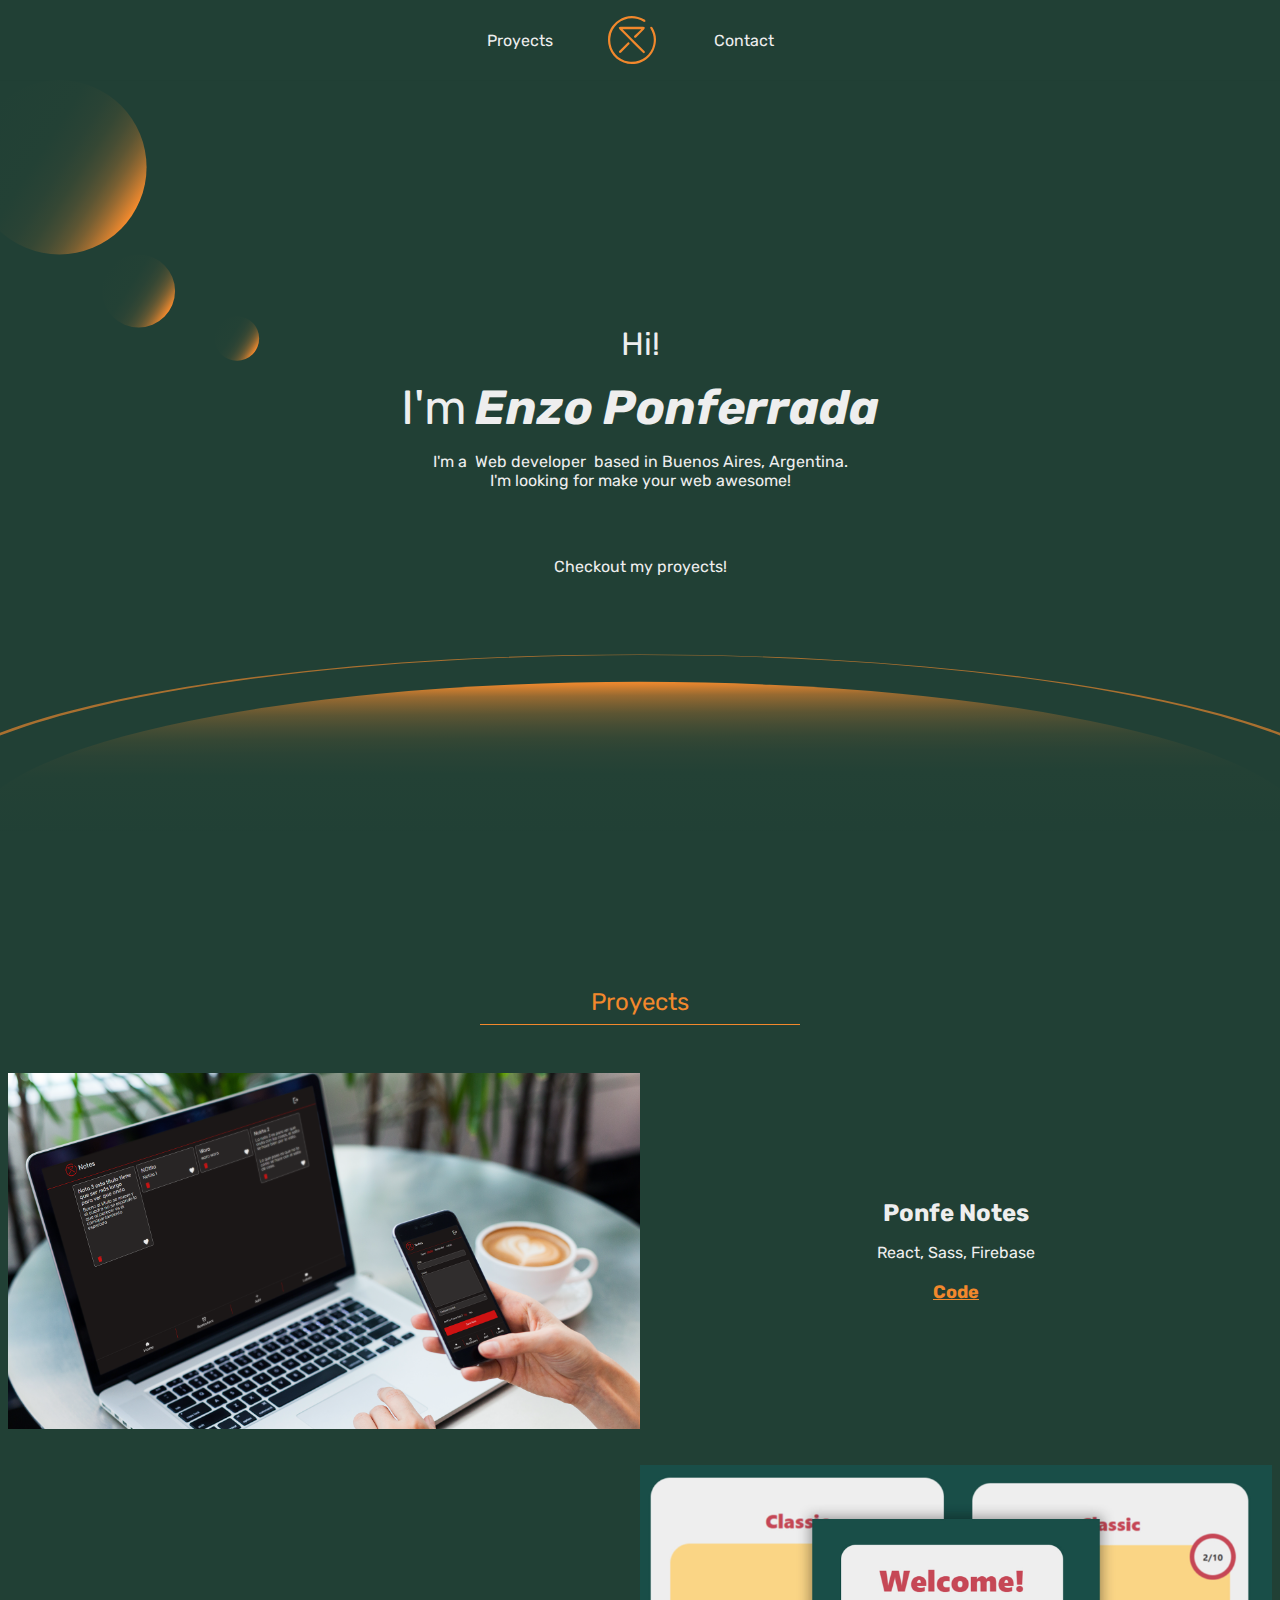
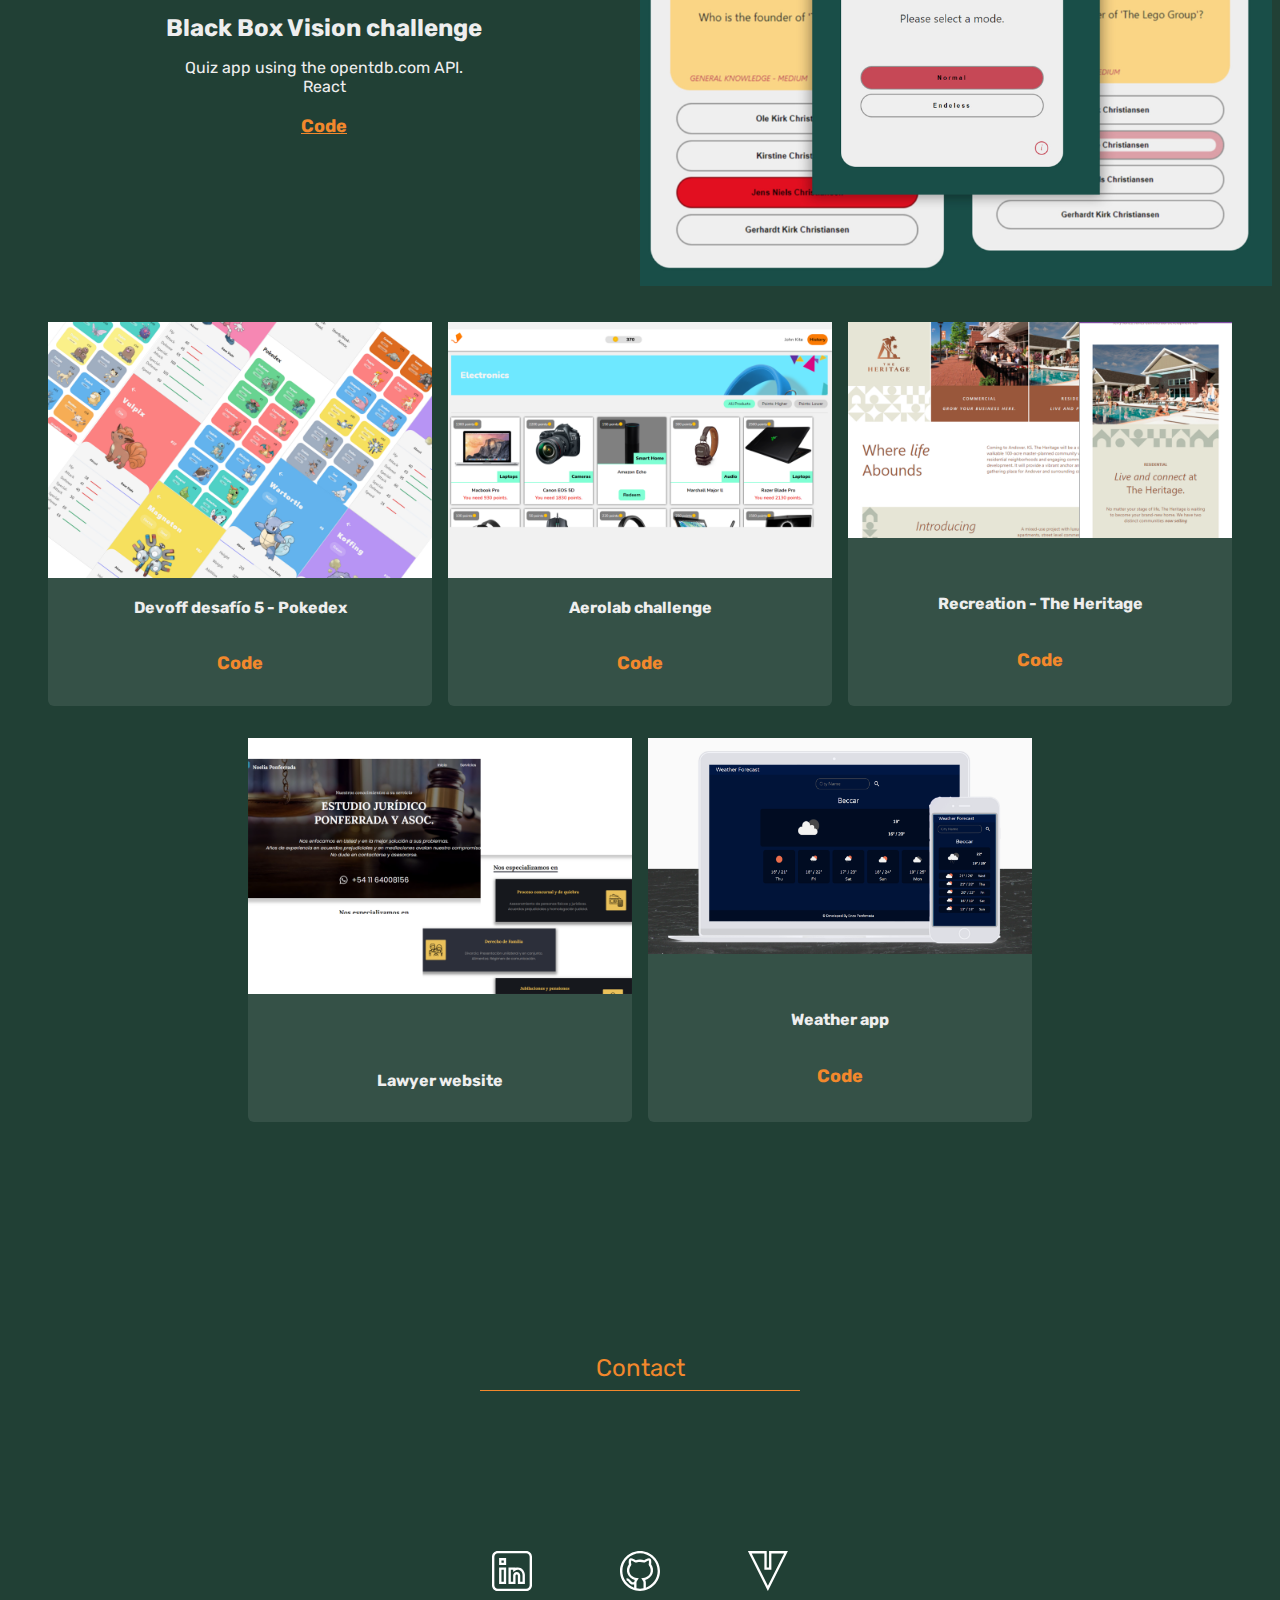
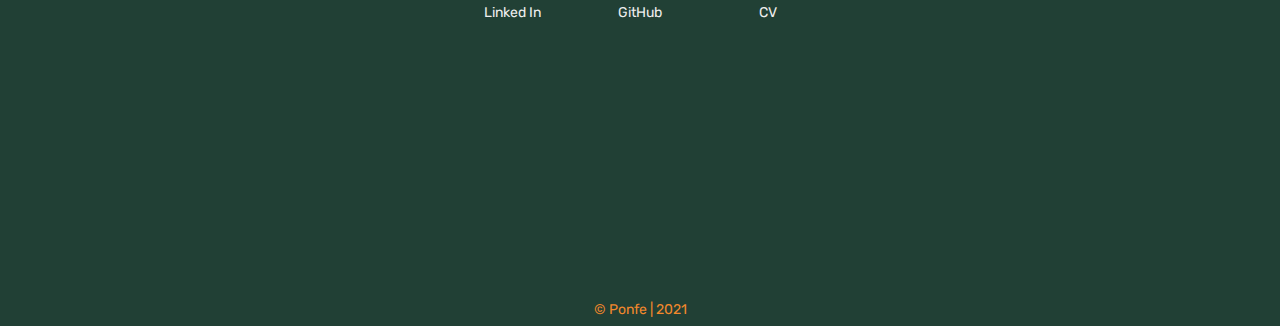
<file: index.html>
<!DOCTYPE html>
<html lang="en">
  <head>
    <meta charset="UTF-8" />
    <link rel="icon" type="image/svg+xml" href="/assets/favicon.acd6e317.svg" />
    <meta name="viewport" content="width=device-width, initial-scale=1.0" />
    <title>Enzo Ponferrada</title>
    <link rel="preconnect" href="https://fonts.gstatic.com" />
    <link
      href="https://fonts.googleapis.com/css2?family=Rubik:wght@300;400;700&display=swap"
      rel="stylesheet"
    />
  <script type="module" crossorigin src="/assets/index.9ab3e537.js"></script>
  <link rel="modulepreload" href="/assets/vendor.6a9267d6.js">
  <link rel="stylesheet" href="/assets/index.4dae4077.css">
</head>
  <body>
    <div id="root"></div>
    
  </body>
</html>
</file>
<file: assets/index.4dae4077.css>
:root{--primary:#214035;--secodary:#f2882c;--accent:#592c22}*{margin:0;padding:0;box-sizing:border-box;color:#eee}html{scroll-behavior:smooth}body{font-family:Rubik,-apple-system,BlinkMacSystemFont,"Segoe UI",Roboto,Oxygen,Ubuntu,Cantarell,"Fira Sans","Droid Sans","Helvetica Neue",sans-serif;-webkit-font-smoothing:antialiased;-moz-osx-font-smoothing:grayscale}#root{text-align:center;background-color:var(--primary);min-height:100vh;display:flex;flex-direction:column;align-items:center;justify-content:center}.container{min-height:100vh;width:100%;max-width:1300px}.home{display:flex;flex-direction:column;justify-content:space-between;height:100vh;padding:0 1rem;background:url(/assets/bg.cb206eec.svg) no-repeat center top fixed;background-size:cover}a{text-decoration:none}.title{display:flex;justify-content:center;flex-direction:column;color:#111;margin:auto 0}.title>p:first-child{font-size:2rem}span{display:flex;flex-wrap:wrap;justify-content:center;align-items:center}.name p{font-size:3rem;margin:1rem 0}.name h1{font-size:3rem;margin-left:.5rem;font-style:italic}.description{font-size:1rem}.description h2{font-size:1rem;font-weight:400;margin:0 .5rem}.social{display:flex;justify-content:center;align-items:center;padding-top:4rem}.social>a{height:3rem;width:3rem;margin:1rem;padding:.2rem;border-radius:10px;background-color:var(--secodary)}.social>a>img{width:100%}.scroll-icon{height:4rem;width:2rem;border-radius:3rem;border:#eee solid 5px;margin:2rem auto;display:flex;justify-content:center}.scroll-icon div{width:1rem;height:1rem;border:solid #eee 6px;border-radius:6px;margin:6px;background-color:#eee;animation:scrollAnimation 2s normal 3;position:relative}@keyframes scrollAnimation{0%{top:0}50%{top:1.8rem}100%{top:0}}footer{font-size:14px;padding:.5rem 0;color:var(--secodary);bottom:0;left:0}@media screen and (min-width:768px){.home{background-position-y:5rem}.scroll-icon{display:none}.social{padding:4rem 0}.title>p:last-child{padding-top:3rem}}._navMenu_lhs7p_1{position:fixed;width:100vw;left:0;top:0;display:flex;justify-content:space-between;padding:1rem 1rem;background-color:var(--primary);z-index:2}._logo_lhs7p_13{height:3rem}._icon_lhs7p_17{height:3rem;display:flex;justify-content:space-evenly;flex-direction:column;align-items:center;cursor:pointer}._icon_lhs7p_17>div{position:relative;transition:all ease-in-out .3s;width:2rem;height:5px;border-radius:5px;background-color:var(--secodary)}nav{position:absolute;height:calc(100vh - 5rem);width:0;right:0;background-color:#111;top:5rem;padding:6rem 0;transition:all ease .3s;z-index:0}li{display:none;width:70%;list-style:none;margin:auto}li>a{display:flex;color:#eee;justify-content:center;align-items:center;width:100%;height:5rem;border-bottom:rgba(89,44,34,.8) solid 2px}._show_lhs7p_64{width:80vw}._show_lhs7p_64 li{display:inline-block}._menuIcon_lhs7p_71 :nth-child(1){transform:rotate(45deg);top:.8rem}._menuIcon_lhs7p_71 :nth-child(2){width:0%;opacity:0}._menuIcon_lhs7p_71 :nth-child(3){transform:rotate(-45deg);bottom:.8rem}@media screen and (min-width:768px){._icon_lhs7p_17{display:none}._logo_lhs7p_13{height:3rem;position:fixed;left:calc(50vw - 2rem);z-index:2}._navMenu_lhs7p_1{justify-content:center;padding:1rem 0}nav{position:relative;height:3rem;top:0;padding:0;background-color:transparent;width:20rem}nav ul{display:flex;justify-content:space-between;margin-right:1rem}nav ul div{display:flex;width:fit-content}nav ul div li{display:flex;flex-direction:column;width:fit-content;border-radius:2px}nav ul div li:hover{background-color:rgba(238,238,238,.2)}nav ul div li a{width:5rem;height:3rem;border:none}}._cardImportant_nones_1,._card_nones_1{background-color:rgba(var(--accent),1);margin:1rem .5rem;border-radius:6px;background-color:rgba(238,238,238,.1);box-shadow:0 6px 6px rgba(17,17,17,.3)}._cardImportant_nones_1 a img,._card_nones_1 a img{width:100%}._cardImportant_nones_1 div h5,._card_nones_1 div h5{font-size:16px;padding:1rem 0}._cardImportant_nones_1 div p,._card_nones_1 div p{width:auto;font-size:14px;margin:0;padding:0;border:none}._cardImportant_nones_1{width:100%}._link_nones_31{display:inline-block;width:100%;color:var(--secodary);font-size:18px;font-weight:700;padding:1.2rem 0}._card_nones_1{width:40%;height:15rem}._card_nones_1 div p{display:none}@media screen and (min-width:480px){._card_nones_1{width:30%;min-height:13rem}}@media screen and (min-width:640px){._cardImportant_nones_1{display:flex;justify-content:space-between;align-items:center;align-self:center}._cardImportant_nones_1 a{width:50%}._cardImportant_nones_1 div{width:50%;display:flex;flex-direction:column;justify-content:center;align-items:center}._cardImportant_nones_1 div h5{font-size:24px}._cardImportant_nones_1 div p{font-size:16px}._cardImportant_nones_1 div a{text-decoration:underline}}@media screen and (min-width:768px){._cardImportant_nones_1{box-shadow:none;background-color:transparent}._card_nones_1{box-shadow:none;height:24rem;display:flex;flex-direction:column;justify-content:space-between}._card_nones_1 div{padding-bottom:1rem}}._proyects_n7yib_1{display:flex;flex-wrap:wrap;justify-content:center;align-items:center;padding:3rem 0}._proyects_n7yib_1 h3{width:25%;font-size:24px;font-weight:400;color:var(--secodary);border-bottom:1px solid var(--secodary);padding:.5rem;margin:2rem 0}._proyects_n7yib_1 div:nth-child(3){flex-direction:row-reverse}._contact_vjf2o_1{margin:10rem 0}._contact_vjf2o_1 h3{width:25%;font-size:24px;font-weight:400;color:var(--secodary);border-bottom:1px solid var(--secodary);padding:.5rem;margin:3rem auto}._logos_vjf2o_14{display:flex;justify-content:center;padding:5rem 0}._logos_vjf2o_14 a{margin:.5rem;border-radius:3px;width:4rem}._logos_vjf2o_14 a div{display:flex;flex-direction:column;align-items:center;justify-content:space-evenly}._logos_vjf2o_14 a div img{filter:invert(100%);width:1.8rem}._logos_vjf2o_14 a div span{font-size:14px;margin-top:.8rem}@media screen and (min-width:768px){._logos_vjf2o_14 a{margin:2rem}._logos_vjf2o_14 a div img{width:2.5rem}}
</file>
